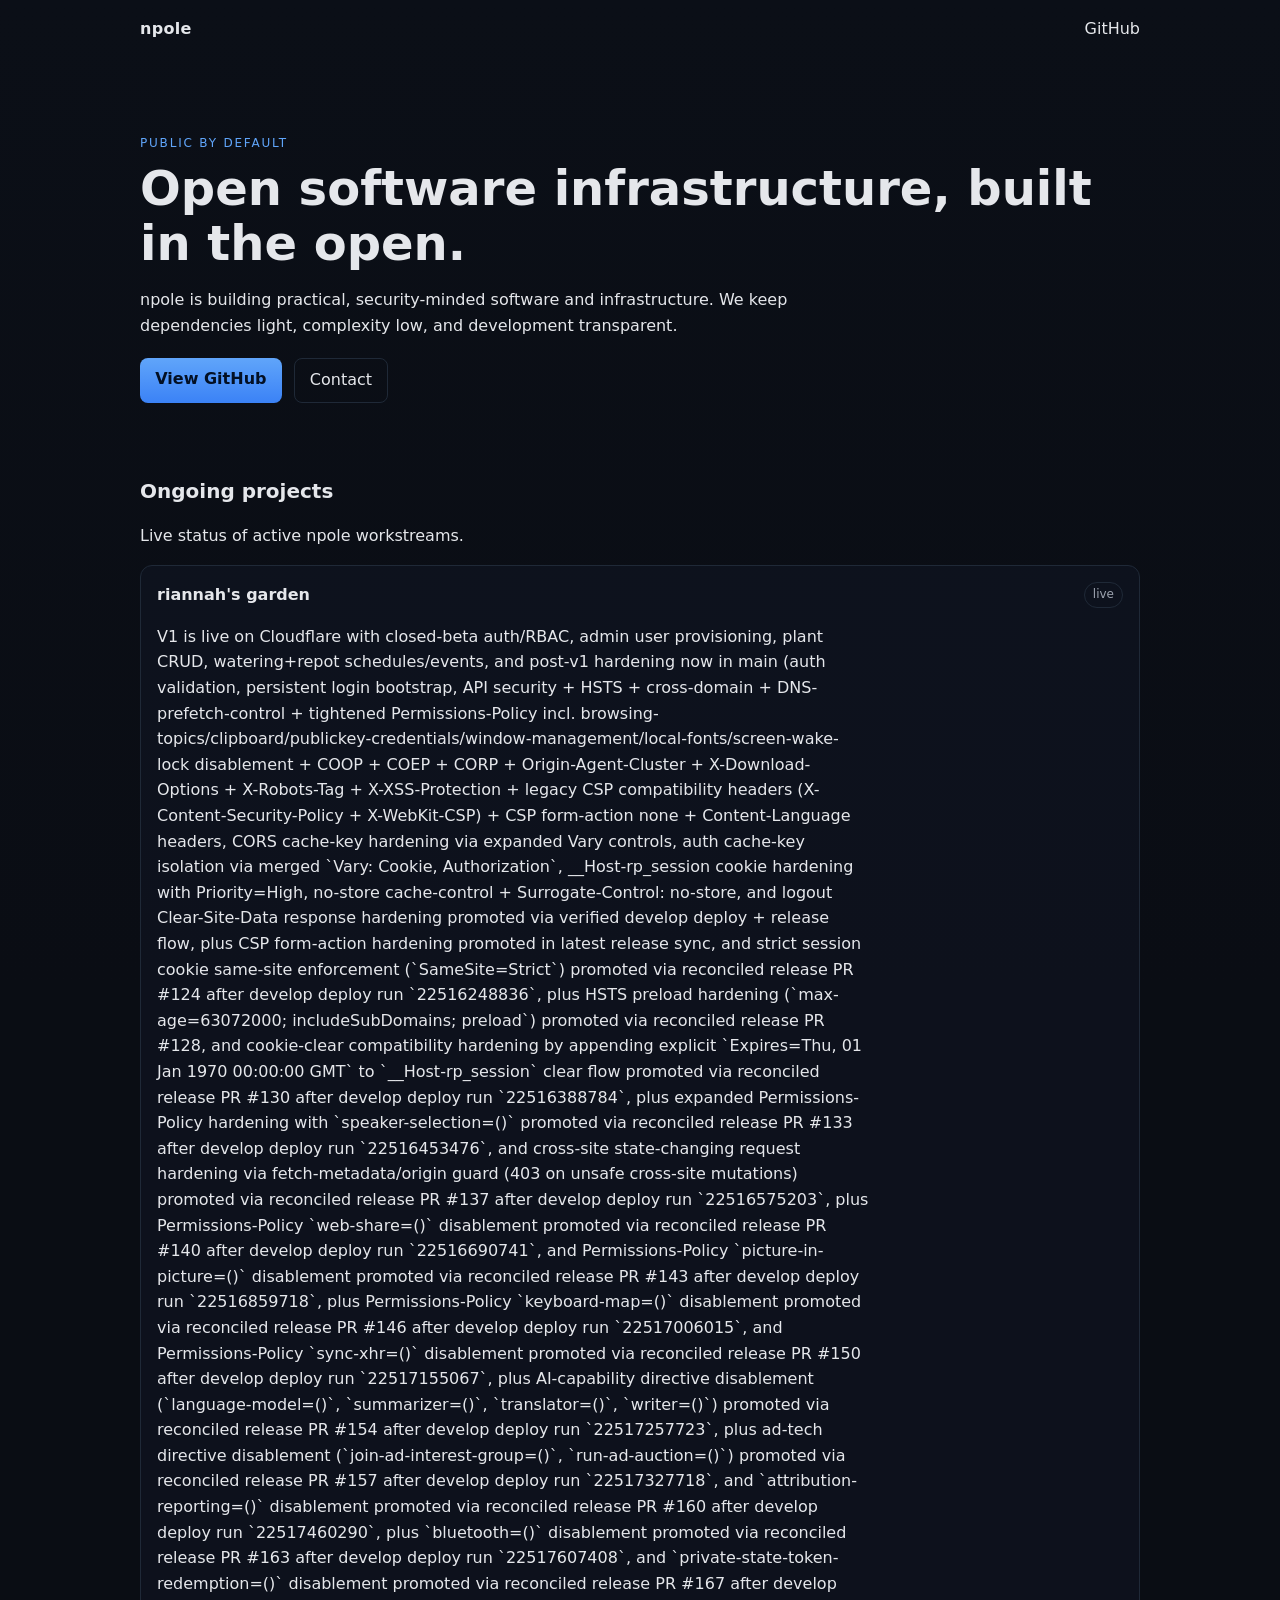
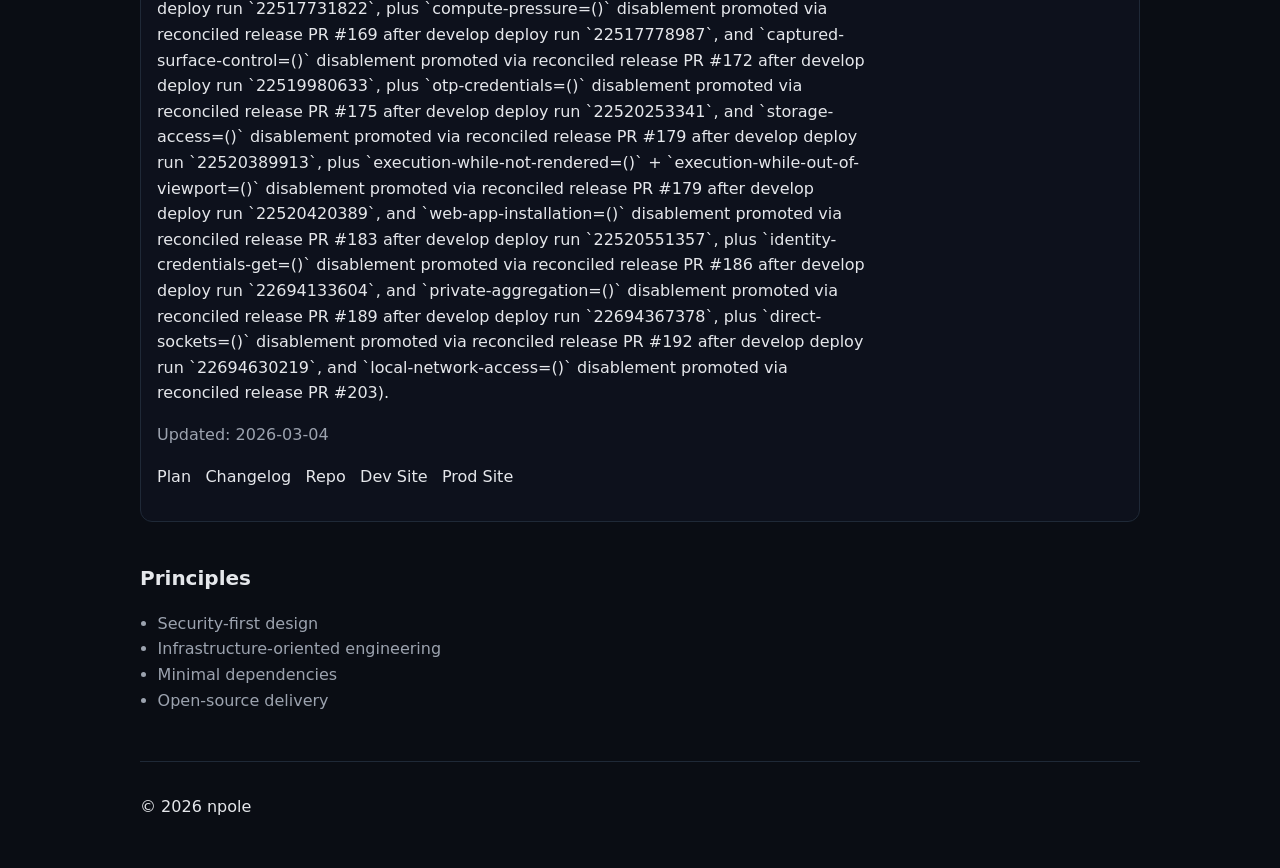
<file: index.html>
<!doctype html>
<html lang="en">
  <head>
    <meta charset="UTF-8" />
    <meta name="viewport" content="width=device-width, initial-scale=1.0" />
    <meta name="description" content="npole builds open-source software infrastructure." />
    <title>npole</title>
    <link rel="stylesheet" href="styles.css" />
  </head>
  <body>
    <header class="container">
      <nav>
        <a class="brand" href="#">npole</a>
        <a href="https://github.com/npole-org" target="_blank" rel="noreferrer">GitHub</a>
      </nav>
    </header>

    <main class="container">
      <section class="hero">
        <p class="eyebrow">public by default</p>
        <h1>Open software infrastructure, built in the open.</h1>
        <p>
          npole is building practical, security-minded software and infrastructure.
          We keep dependencies light, complexity low, and development transparent.
        </p>
        <div class="actions">
          <a class="btn primary" href="https://github.com/npole-org" target="_blank" rel="noreferrer">View GitHub</a>
          <a class="btn" href="mailto:hello@npole.org">Contact</a>
        </div>
      </section>


      <section>
        <h2>Ongoing projects</h2>
        <p>Live status of active npole workstreams.</p>
        <div id="projects-list" class="project-grid" aria-live="polite"></div>
      </section>

      <section>
        <h2>Principles</h2>
        <ul>
          <li>Security-first design</li>
          <li>Infrastructure-oriented engineering</li>
          <li>Minimal dependencies</li>
          <li>Open-source delivery</li>
        </ul>
      </section>
    </main>

    <footer class="container footer">
      <p>© <span id="year"></span> npole</p>
    </footer>

    <script src="script.js" defer></script>
  </body>
</html>
</file>
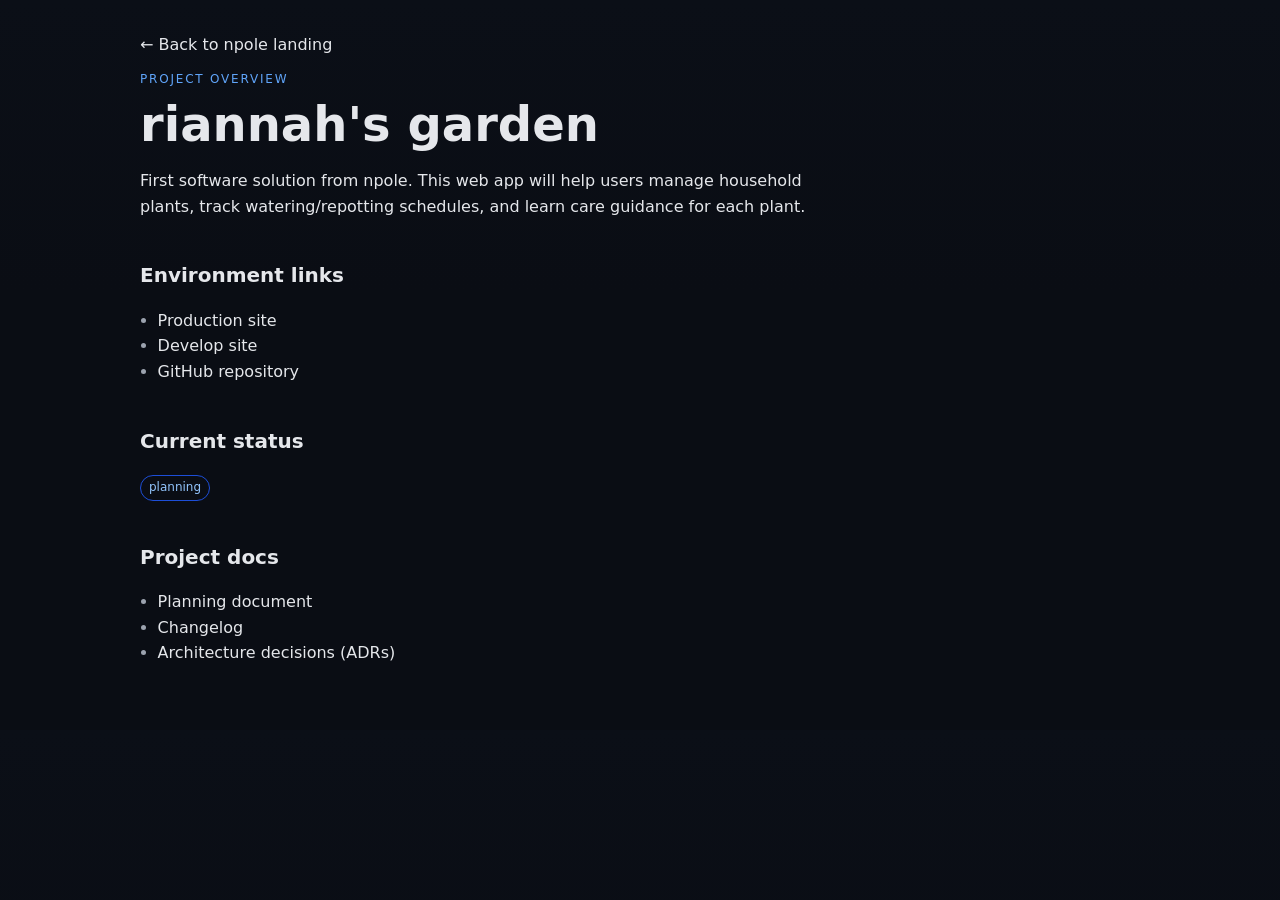
<file: projects/riannahs-plants/index.html>
<!doctype html>
<html lang="en">
  <head>
    <meta charset="UTF-8" />
    <meta name="viewport" content="width=device-width, initial-scale=1.0" />
    <title>riannah's garden · npole projects</title>
    <link rel="stylesheet" href="/styles.css" />
  </head>
  <body>
    <main class="container project-page">
      <a href="/">← Back to npole landing</a>
      <p class="eyebrow">project overview</p>
      <h1>riannah's garden</h1>
      <p>
        First software solution from npole. This web app will help users manage household plants,
        track watering/repotting schedules, and learn care guidance for each plant.
      </p>


      <section>
        <h2>Environment links</h2>
        <ul>
          <li><a href="https://riannahs-plants.pages.dev" target="_blank" rel="noreferrer">Production site</a></li>
          <li><a href="https://riannahs-plants-develop.pages.dev" target="_blank" rel="noreferrer">Develop site</a></li>
          <li><a href="https://github.com/npole-org/riannahs-plants" target="_blank" rel="noreferrer">GitHub repository</a></li>
        </ul>
      </section>

      <section>
        <h2>Current status</h2>
        <p><span class="status status-planning">planning</span></p>
      </section>

      <section>
        <h2>Project docs</h2>
        <ul>
          <li><a href="/projects/riannahs-plants/plan.html">Planning document</a></li>
          <li><a href="/projects/riannahs-plants/changelog.html">Changelog</a></li>
          <li><a href="/projects/riannahs-plants/adrs/ADR-0001-cloudflare-native-stack.md">Architecture decisions (ADRs)</a></li>
        </ul>
      </section>
    </main>
  </body>
</html>
</file>
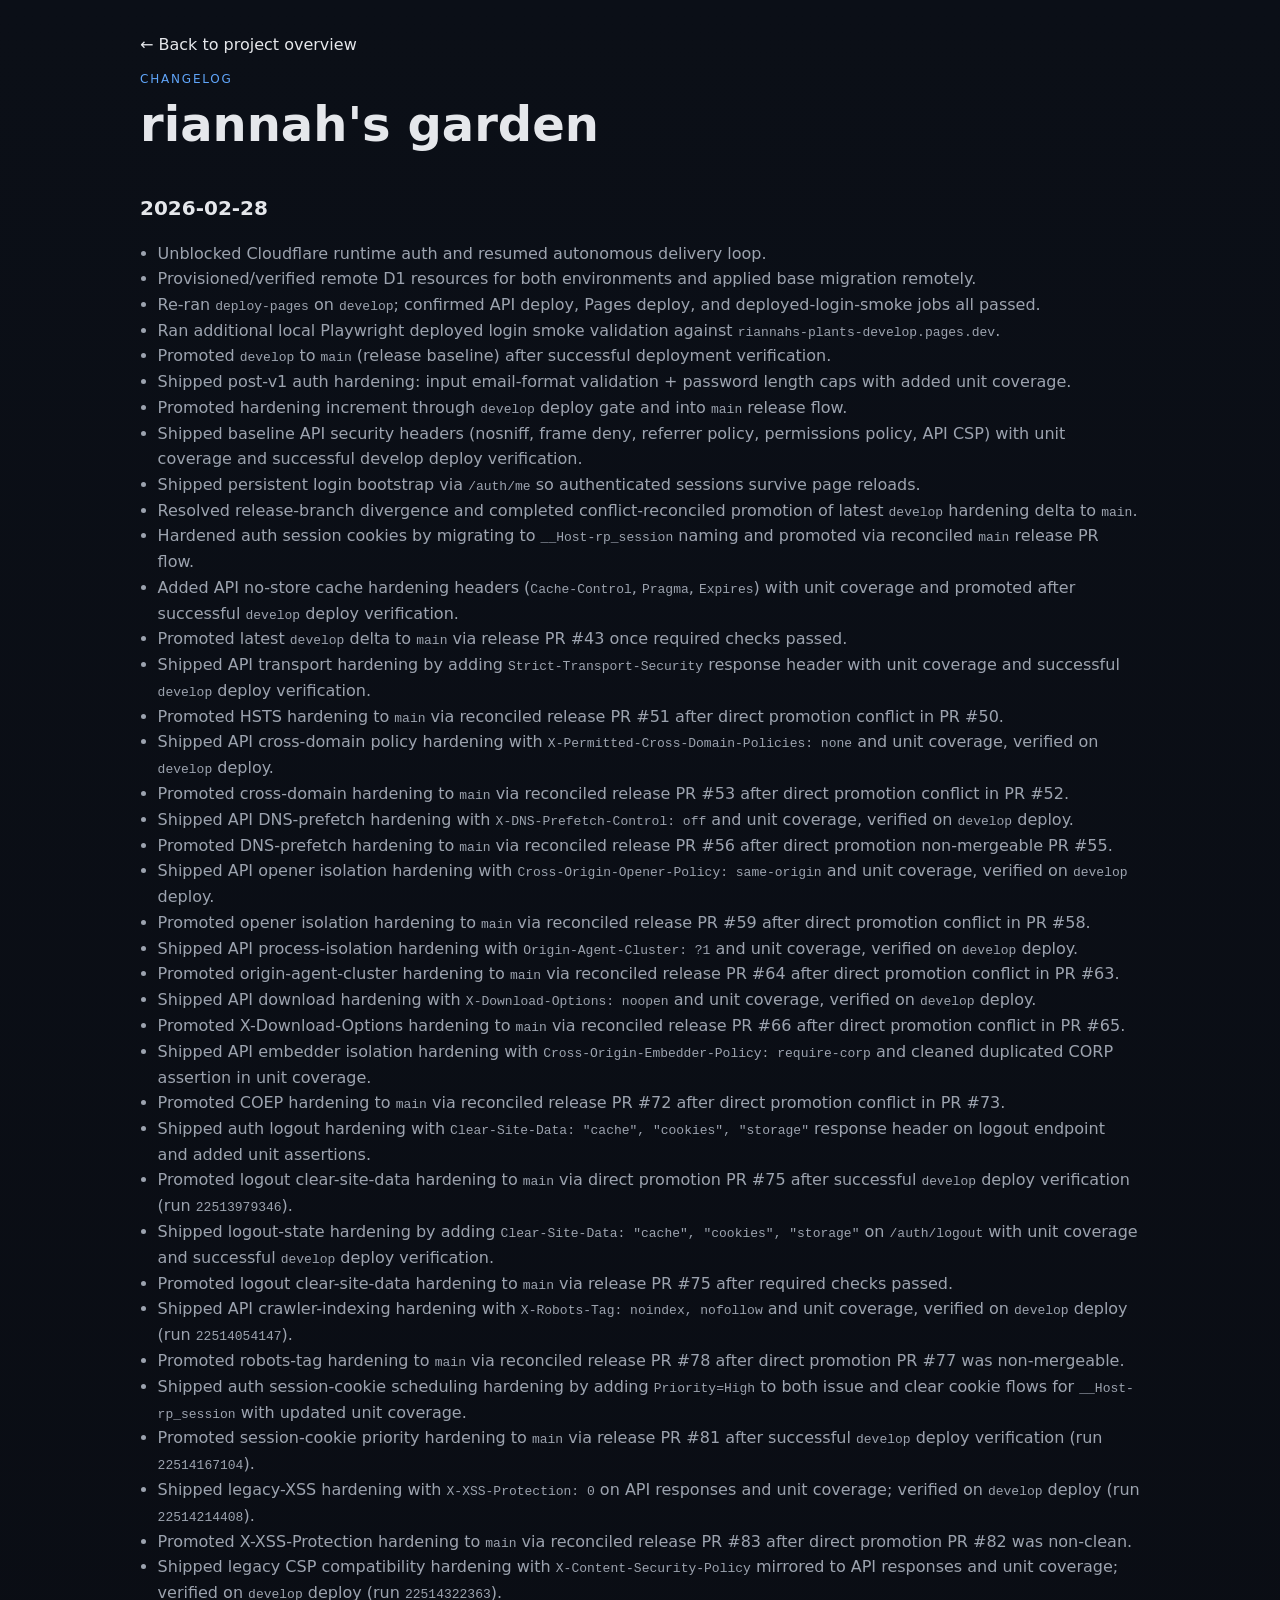
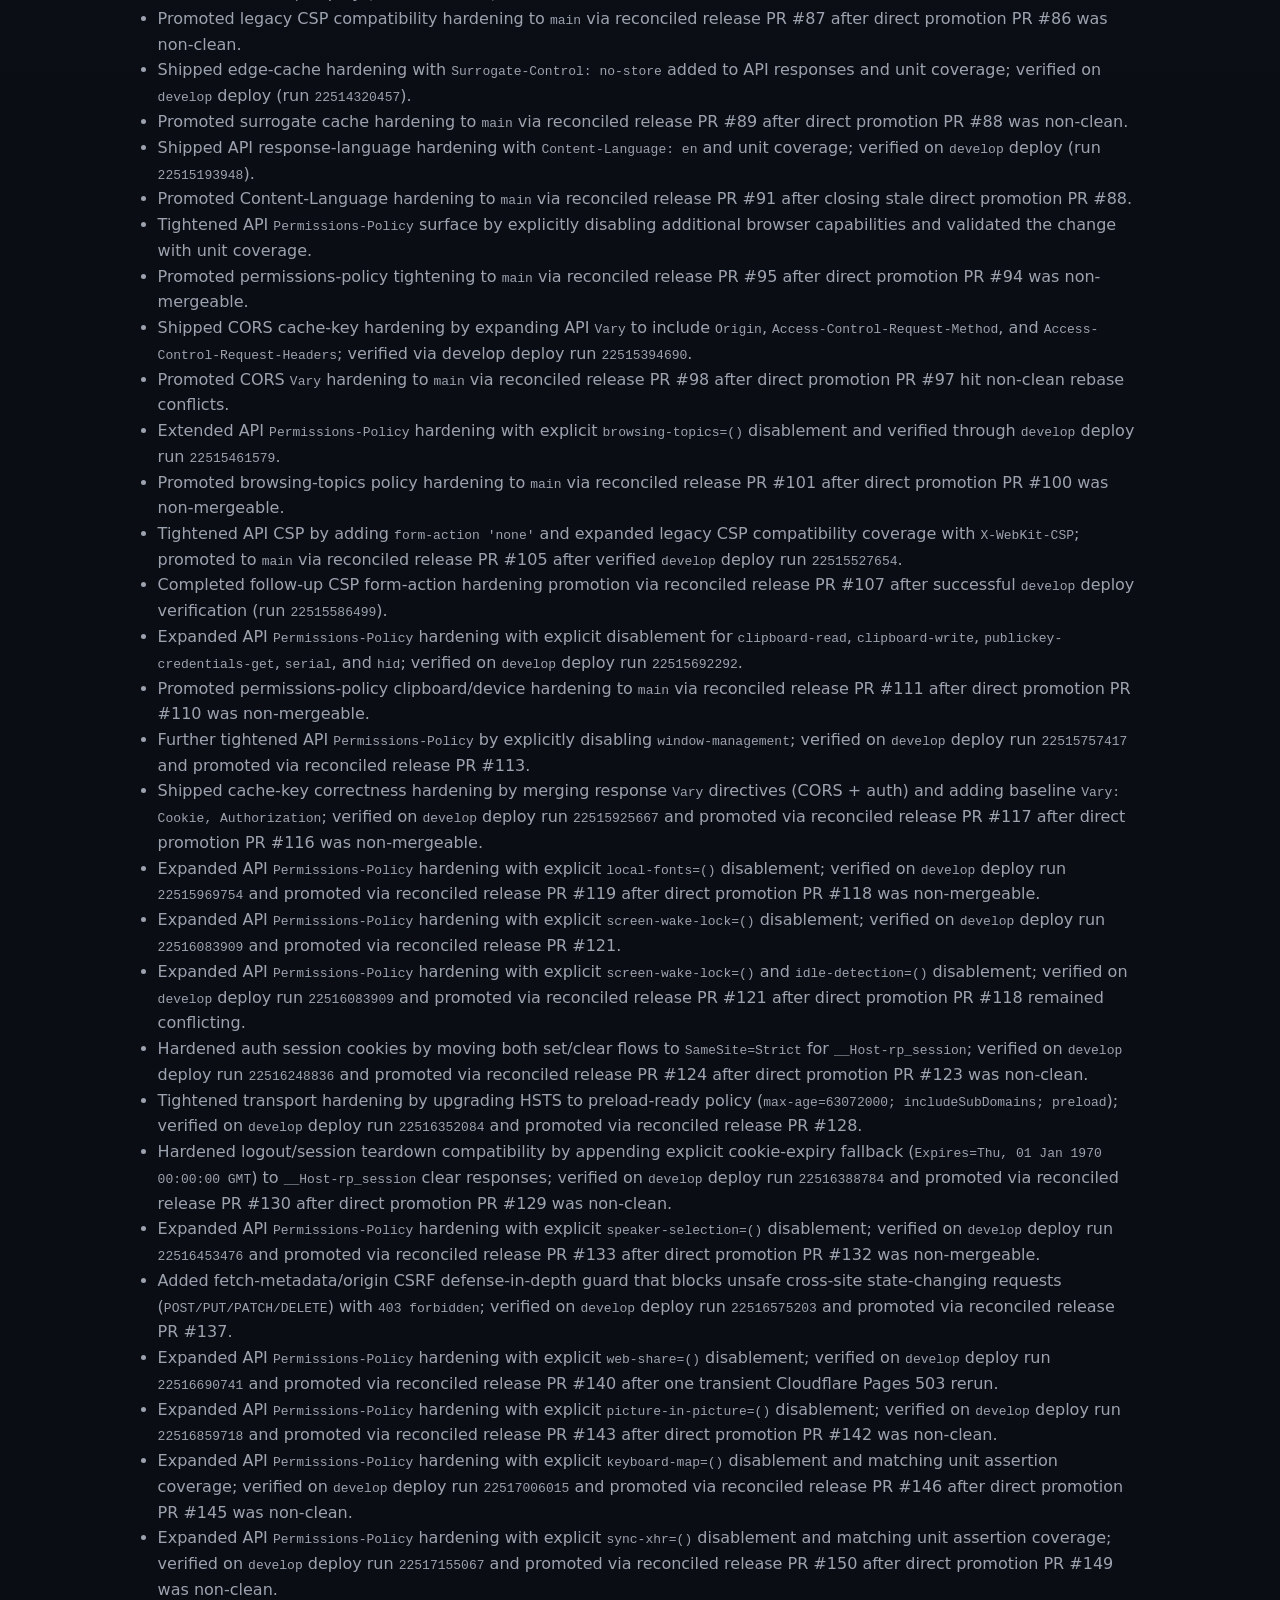
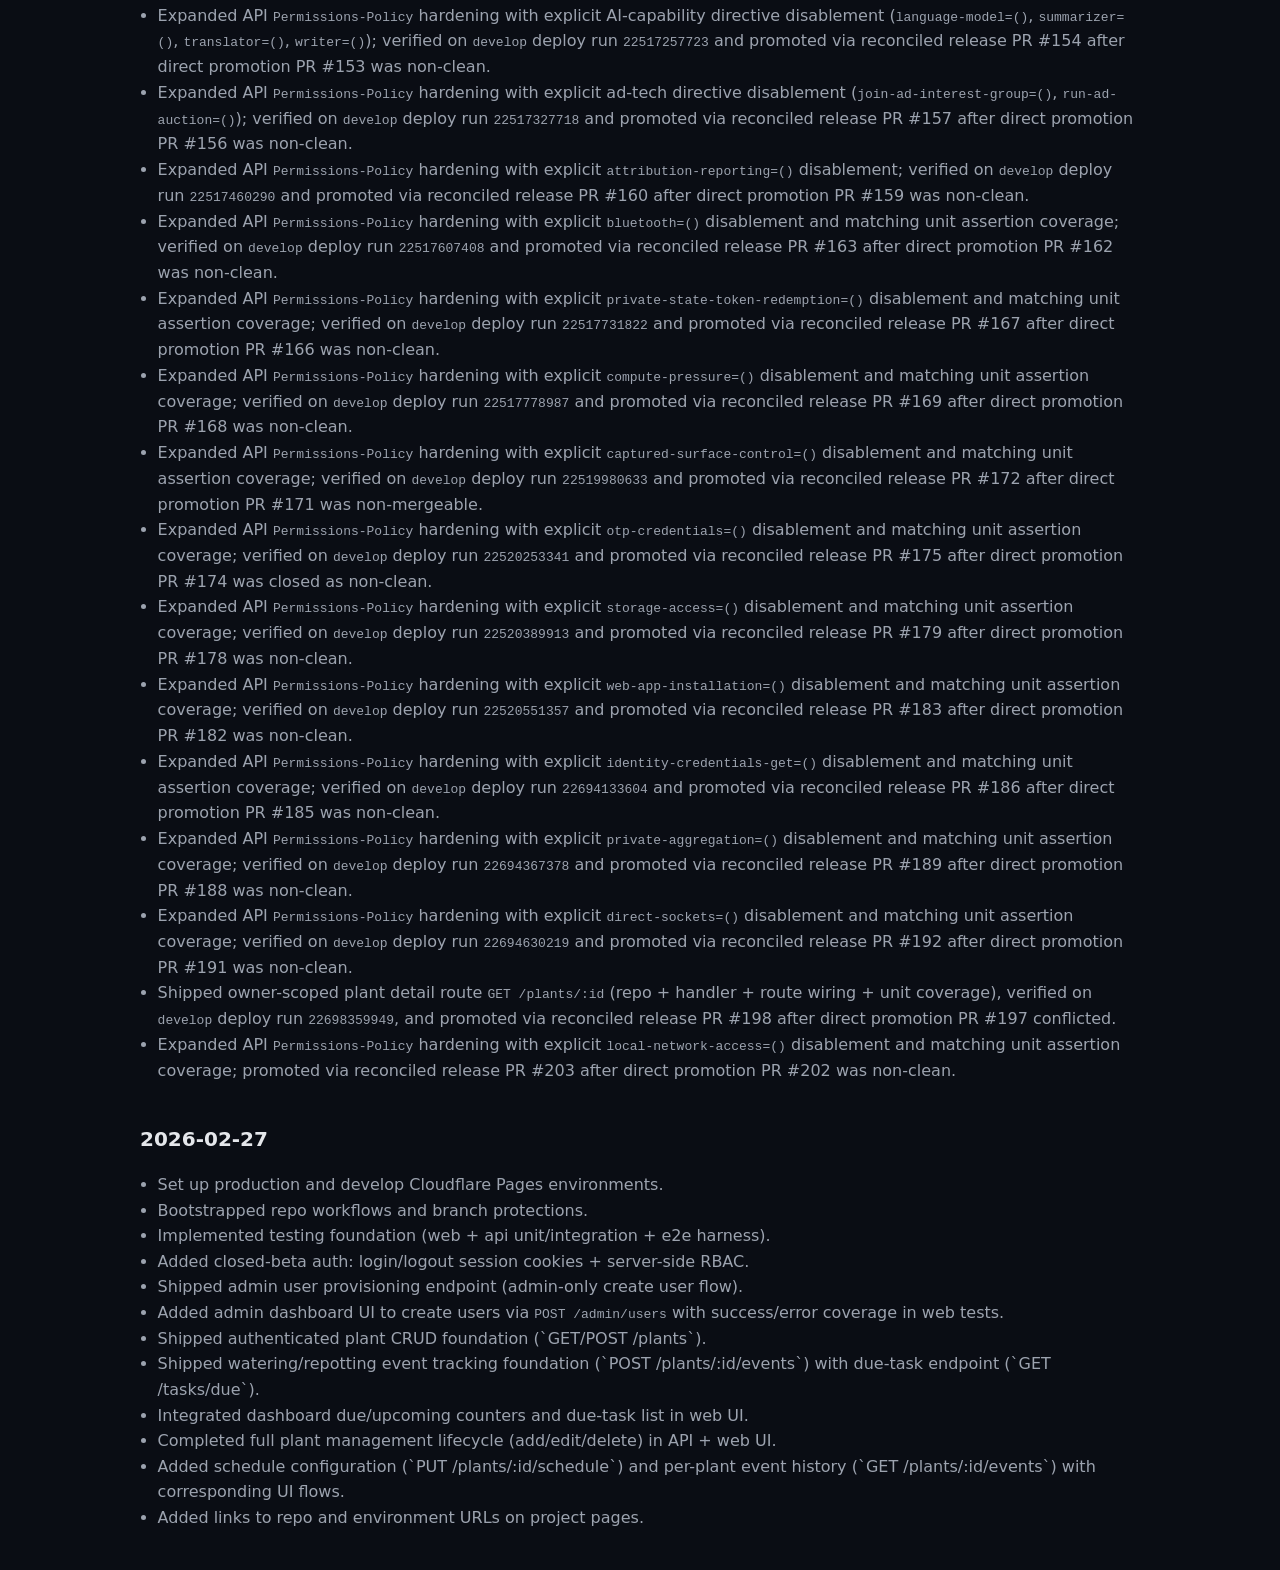
<file: projects/riannahs-plants/changelog.html>
<!doctype html>
<html lang="en">
  <head>
    <meta charset="UTF-8" />
    <meta name="viewport" content="width=device-width, initial-scale=1.0" />
    <title>riannah's garden changelog · npole</title>
    <link rel="stylesheet" href="/styles.css" />
  </head>
  <body>
    <main class="container project-page">
      <a href="/projects/riannahs-plants/">← Back to project overview</a>
      <p class="eyebrow">changelog</p>
      <h1>riannah's garden</h1>

      <section>
        <h2>2026-02-28</h2>
        <ul>
          <li>Unblocked Cloudflare runtime auth and resumed autonomous delivery loop.</li>
          <li>Provisioned/verified remote D1 resources for both environments and applied base migration remotely.</li>
          <li>Re-ran <code>deploy-pages</code> on <code>develop</code>; confirmed API deploy, Pages deploy, and deployed-login-smoke jobs all passed.</li>
          <li>Ran additional local Playwright deployed login smoke validation against <code>riannahs-plants-develop.pages.dev</code>.</li>
          <li>Promoted <code>develop</code> to <code>main</code> (release baseline) after successful deployment verification.</li>
          <li>Shipped post-v1 auth hardening: input email-format validation + password length caps with added unit coverage.</li>
          <li>Promoted hardening increment through <code>develop</code> deploy gate and into <code>main</code> release flow.</li>
          <li>Shipped baseline API security headers (nosniff, frame deny, referrer policy, permissions policy, API CSP) with unit coverage and successful develop deploy verification.</li>
          <li>Shipped persistent login bootstrap via <code>/auth/me</code> so authenticated sessions survive page reloads.</li>
          <li>Resolved release-branch divergence and completed conflict-reconciled promotion of latest <code>develop</code> hardening delta to <code>main</code>.</li>
          <li>Hardened auth session cookies by migrating to <code>__Host-rp_session</code> naming and promoted via reconciled <code>main</code> release PR flow.</li>
          <li>Added API no-store cache hardening headers (<code>Cache-Control</code>, <code>Pragma</code>, <code>Expires</code>) with unit coverage and promoted after successful <code>develop</code> deploy verification.</li>
          <li>Promoted latest <code>develop</code> delta to <code>main</code> via release PR #43 once required checks passed.</li>
          <li>Shipped API transport hardening by adding <code>Strict-Transport-Security</code> response header with unit coverage and successful <code>develop</code> deploy verification.</li>
          <li>Promoted HSTS hardening to <code>main</code> via reconciled release PR #51 after direct promotion conflict in PR #50.</li>
          <li>Shipped API cross-domain policy hardening with <code>X-Permitted-Cross-Domain-Policies: none</code> and unit coverage, verified on <code>develop</code> deploy.</li>
          <li>Promoted cross-domain hardening to <code>main</code> via reconciled release PR #53 after direct promotion conflict in PR #52.</li>
          <li>Shipped API DNS-prefetch hardening with <code>X-DNS-Prefetch-Control: off</code> and unit coverage, verified on <code>develop</code> deploy.</li>
          <li>Promoted DNS-prefetch hardening to <code>main</code> via reconciled release PR #56 after direct promotion non-mergeable PR #55.</li>
          <li>Shipped API opener isolation hardening with <code>Cross-Origin-Opener-Policy: same-origin</code> and unit coverage, verified on <code>develop</code> deploy.</li>
          <li>Promoted opener isolation hardening to <code>main</code> via reconciled release PR #59 after direct promotion conflict in PR #58.</li>
          <li>Shipped API process-isolation hardening with <code>Origin-Agent-Cluster: ?1</code> and unit coverage, verified on <code>develop</code> deploy.</li>
          <li>Promoted origin-agent-cluster hardening to <code>main</code> via reconciled release PR #64 after direct promotion conflict in PR #63.</li>
          <li>Shipped API download hardening with <code>X-Download-Options: noopen</code> and unit coverage, verified on <code>develop</code> deploy.</li>
          <li>Promoted X-Download-Options hardening to <code>main</code> via reconciled release PR #66 after direct promotion conflict in PR #65.</li>
          <li>Shipped API embedder isolation hardening with <code>Cross-Origin-Embedder-Policy: require-corp</code> and cleaned duplicated CORP assertion in unit coverage.</li>
          <li>Promoted COEP hardening to <code>main</code> via reconciled release PR #72 after direct promotion conflict in PR #73.</li>
          <li>Shipped auth logout hardening with <code>Clear-Site-Data: "cache", "cookies", "storage"</code> response header on logout endpoint and added unit assertions.</li>
          <li>Promoted logout clear-site-data hardening to <code>main</code> via direct promotion PR #75 after successful <code>develop</code> deploy verification (run <code>22513979346</code>).</li>
          <li>Shipped logout-state hardening by adding <code>Clear-Site-Data: "cache", "cookies", "storage"</code> on <code>/auth/logout</code> with unit coverage and successful <code>develop</code> deploy verification.</li>
          <li>Promoted logout clear-site-data hardening to <code>main</code> via release PR #75 after required checks passed.</li>
          <li>Shipped API crawler-indexing hardening with <code>X-Robots-Tag: noindex, nofollow</code> and unit coverage, verified on <code>develop</code> deploy (run <code>22514054147</code>).</li>
          <li>Promoted robots-tag hardening to <code>main</code> via reconciled release PR #78 after direct promotion PR #77 was non-mergeable.</li>
          <li>Shipped auth session-cookie scheduling hardening by adding <code>Priority=High</code> to both issue and clear cookie flows for <code>__Host-rp_session</code> with updated unit coverage.</li>
          <li>Promoted session-cookie priority hardening to <code>main</code> via release PR #81 after successful <code>develop</code> deploy verification (run <code>22514167104</code>).</li>
          <li>Shipped legacy-XSS hardening with <code>X-XSS-Protection: 0</code> on API responses and unit coverage; verified on <code>develop</code> deploy (run <code>22514214408</code>).</li>
          <li>Promoted X-XSS-Protection hardening to <code>main</code> via reconciled release PR #83 after direct promotion PR #82 was non-clean.</li>
          <li>Shipped legacy CSP compatibility hardening with <code>X-Content-Security-Policy</code> mirrored to API responses and unit coverage; verified on <code>develop</code> deploy (run <code>22514322363</code>).</li>
          <li>Promoted legacy CSP compatibility hardening to <code>main</code> via reconciled release PR #87 after direct promotion PR #86 was non-clean.</li>
          <li>Shipped edge-cache hardening with <code>Surrogate-Control: no-store</code> added to API responses and unit coverage; verified on <code>develop</code> deploy (run <code>22514320457</code>).</li>
          <li>Promoted surrogate cache hardening to <code>main</code> via reconciled release PR #89 after direct promotion PR #88 was non-clean.</li>
          <li>Shipped API response-language hardening with <code>Content-Language: en</code> and unit coverage; verified on <code>develop</code> deploy (run <code>22515193948</code>).</li>
          <li>Promoted Content-Language hardening to <code>main</code> via reconciled release PR #91 after closing stale direct promotion PR #88.</li>
          <li>Tightened API <code>Permissions-Policy</code> surface by explicitly disabling additional browser capabilities and validated the change with unit coverage.</li>
          <li>Promoted permissions-policy tightening to <code>main</code> via reconciled release PR #95 after direct promotion PR #94 was non-mergeable.</li>
          <li>Shipped CORS cache-key hardening by expanding API <code>Vary</code> to include <code>Origin</code>, <code>Access-Control-Request-Method</code>, and <code>Access-Control-Request-Headers</code>; verified via develop deploy run <code>22515394690</code>.</li>
          <li>Promoted CORS <code>Vary</code> hardening to <code>main</code> via reconciled release PR #98 after direct promotion PR #97 hit non-clean rebase conflicts.</li>
          <li>Extended API <code>Permissions-Policy</code> hardening with explicit <code>browsing-topics=()</code> disablement and verified through <code>develop</code> deploy run <code>22515461579</code>.</li>
          <li>Promoted browsing-topics policy hardening to <code>main</code> via reconciled release PR #101 after direct promotion PR #100 was non-mergeable.</li>
          <li>Tightened API CSP by adding <code>form-action 'none'</code> and expanded legacy CSP compatibility coverage with <code>X-WebKit-CSP</code>; promoted to <code>main</code> via reconciled release PR #105 after verified <code>develop</code> deploy run <code>22515527654</code>.</li>
          <li>Completed follow-up CSP form-action hardening promotion via reconciled release PR #107 after successful <code>develop</code> deploy verification (run <code>22515586499</code>).</li>
          <li>Expanded API <code>Permissions-Policy</code> hardening with explicit disablement for <code>clipboard-read</code>, <code>clipboard-write</code>, <code>publickey-credentials-get</code>, <code>serial</code>, and <code>hid</code>; verified on <code>develop</code> deploy run <code>22515692292</code>.</li>
          <li>Promoted permissions-policy clipboard/device hardening to <code>main</code> via reconciled release PR #111 after direct promotion PR #110 was non-mergeable.</li>
          <li>Further tightened API <code>Permissions-Policy</code> by explicitly disabling <code>window-management</code>; verified on <code>develop</code> deploy run <code>22515757417</code> and promoted via reconciled release PR #113.</li>
          <li>Shipped cache-key correctness hardening by merging response <code>Vary</code> directives (CORS + auth) and adding baseline <code>Vary: Cookie, Authorization</code>; verified on <code>develop</code> deploy run <code>22515925667</code> and promoted via reconciled release PR #117 after direct promotion PR #116 was non-mergeable.</li>
          <li>Expanded API <code>Permissions-Policy</code> hardening with explicit <code>local-fonts=()</code> disablement; verified on <code>develop</code> deploy run <code>22515969754</code> and promoted via reconciled release PR #119 after direct promotion PR #118 was non-mergeable.</li>
          <li>Expanded API <code>Permissions-Policy</code> hardening with explicit <code>screen-wake-lock=()</code> disablement; verified on <code>develop</code> deploy run <code>22516083909</code> and promoted via reconciled release PR #121.</li>
          <li>Expanded API <code>Permissions-Policy</code> hardening with explicit <code>screen-wake-lock=()</code> and <code>idle-detection=()</code> disablement; verified on <code>develop</code> deploy run <code>22516083909</code> and promoted via reconciled release PR #121 after direct promotion PR #118 remained conflicting.</li>
          <li>Hardened auth session cookies by moving both set/clear flows to <code>SameSite=Strict</code> for <code>__Host-rp_session</code>; verified on <code>develop</code> deploy run <code>22516248836</code> and promoted via reconciled release PR #124 after direct promotion PR #123 was non-clean.</li>
          <li>Tightened transport hardening by upgrading HSTS to preload-ready policy (<code>max-age=63072000; includeSubDomains; preload</code>); verified on <code>develop</code> deploy run <code>22516352084</code> and promoted via reconciled release PR #128.</li>
          <li>Hardened logout/session teardown compatibility by appending explicit cookie-expiry fallback (<code>Expires=Thu, 01 Jan 1970 00:00:00 GMT</code>) to <code>__Host-rp_session</code> clear responses; verified on <code>develop</code> deploy run <code>22516388784</code> and promoted via reconciled release PR #130 after direct promotion PR #129 was non-clean.</li>
          <li>Expanded API <code>Permissions-Policy</code> hardening with explicit <code>speaker-selection=()</code> disablement; verified on <code>develop</code> deploy run <code>22516453476</code> and promoted via reconciled release PR #133 after direct promotion PR #132 was non-mergeable.</li>
          <li>Added fetch-metadata/origin CSRF defense-in-depth guard that blocks unsafe cross-site state-changing requests (<code>POST/PUT/PATCH/DELETE</code>) with <code>403 forbidden</code>; verified on <code>develop</code> deploy run <code>22516575203</code> and promoted via reconciled release PR #137.</li>
          <li>Expanded API <code>Permissions-Policy</code> hardening with explicit <code>web-share=()</code> disablement; verified on <code>develop</code> deploy run <code>22516690741</code> and promoted via reconciled release PR #140 after one transient Cloudflare Pages 503 rerun.</li>
          <li>Expanded API <code>Permissions-Policy</code> hardening with explicit <code>picture-in-picture=()</code> disablement; verified on <code>develop</code> deploy run <code>22516859718</code> and promoted via reconciled release PR #143 after direct promotion PR #142 was non-clean.</li>
          <li>Expanded API <code>Permissions-Policy</code> hardening with explicit <code>keyboard-map=()</code> disablement and matching unit assertion coverage; verified on <code>develop</code> deploy run <code>22517006015</code> and promoted via reconciled release PR #146 after direct promotion PR #145 was non-clean.</li>
          <li>Expanded API <code>Permissions-Policy</code> hardening with explicit <code>sync-xhr=()</code> disablement and matching unit assertion coverage; verified on <code>develop</code> deploy run <code>22517155067</code> and promoted via reconciled release PR #150 after direct promotion PR #149 was non-clean.</li>
          <li>Expanded API <code>Permissions-Policy</code> hardening with explicit AI-capability directive disablement (<code>language-model=()</code>, <code>summarizer=()</code>, <code>translator=()</code>, <code>writer=()</code>); verified on <code>develop</code> deploy run <code>22517257723</code> and promoted via reconciled release PR #154 after direct promotion PR #153 was non-clean.</li>
          <li>Expanded API <code>Permissions-Policy</code> hardening with explicit ad-tech directive disablement (<code>join-ad-interest-group=()</code>, <code>run-ad-auction=()</code>); verified on <code>develop</code> deploy run <code>22517327718</code> and promoted via reconciled release PR #157 after direct promotion PR #156 was non-clean.</li>
          <li>Expanded API <code>Permissions-Policy</code> hardening with explicit <code>attribution-reporting=()</code> disablement; verified on <code>develop</code> deploy run <code>22517460290</code> and promoted via reconciled release PR #160 after direct promotion PR #159 was non-clean.</li>
          <li>Expanded API <code>Permissions-Policy</code> hardening with explicit <code>bluetooth=()</code> disablement and matching unit assertion coverage; verified on <code>develop</code> deploy run <code>22517607408</code> and promoted via reconciled release PR #163 after direct promotion PR #162 was non-clean.</li>
          <li>Expanded API <code>Permissions-Policy</code> hardening with explicit <code>private-state-token-redemption=()</code> disablement and matching unit assertion coverage; verified on <code>develop</code> deploy run <code>22517731822</code> and promoted via reconciled release PR #167 after direct promotion PR #166 was non-clean.</li>
          <li>Expanded API <code>Permissions-Policy</code> hardening with explicit <code>compute-pressure=()</code> disablement and matching unit assertion coverage; verified on <code>develop</code> deploy run <code>22517778987</code> and promoted via reconciled release PR #169 after direct promotion PR #168 was non-clean.</li>
          <li>Expanded API <code>Permissions-Policy</code> hardening with explicit <code>captured-surface-control=()</code> disablement and matching unit assertion coverage; verified on <code>develop</code> deploy run <code>22519980633</code> and promoted via reconciled release PR #172 after direct promotion PR #171 was non-mergeable.</li>
          <li>Expanded API <code>Permissions-Policy</code> hardening with explicit <code>otp-credentials=()</code> disablement and matching unit assertion coverage; verified on <code>develop</code> deploy run <code>22520253341</code> and promoted via reconciled release PR #175 after direct promotion PR #174 was closed as non-clean.</li>
          <li>Expanded API <code>Permissions-Policy</code> hardening with explicit <code>storage-access=()</code> disablement and matching unit assertion coverage; verified on <code>develop</code> deploy run <code>22520389913</code> and promoted via reconciled release PR #179 after direct promotion PR #178 was non-clean.</li>
          <li>Expanded API <code>Permissions-Policy</code> hardening with explicit <code>web-app-installation=()</code> disablement and matching unit assertion coverage; verified on <code>develop</code> deploy run <code>22520551357</code> and promoted via reconciled release PR #183 after direct promotion PR #182 was non-clean.</li>
          <li>Expanded API <code>Permissions-Policy</code> hardening with explicit <code>identity-credentials-get=()</code> disablement and matching unit assertion coverage; verified on <code>develop</code> deploy run <code>22694133604</code> and promoted via reconciled release PR #186 after direct promotion PR #185 was non-clean.</li>
          <li>Expanded API <code>Permissions-Policy</code> hardening with explicit <code>private-aggregation=()</code> disablement and matching unit assertion coverage; verified on <code>develop</code> deploy run <code>22694367378</code> and promoted via reconciled release PR #189 after direct promotion PR #188 was non-clean.</li>
          <li>Expanded API <code>Permissions-Policy</code> hardening with explicit <code>direct-sockets=()</code> disablement and matching unit assertion coverage; verified on <code>develop</code> deploy run <code>22694630219</code> and promoted via reconciled release PR #192 after direct promotion PR #191 was non-clean.</li>
          <li>Shipped owner-scoped plant detail route <code>GET /plants/:id</code> (repo + handler + route wiring + unit coverage), verified on <code>develop</code> deploy run <code>22698359949</code>, and promoted via reconciled release PR #198 after direct promotion PR #197 conflicted.</li>
          <li>Expanded API <code>Permissions-Policy</code> hardening with explicit <code>local-network-access=()</code> disablement and matching unit assertion coverage; promoted via reconciled release PR #203 after direct promotion PR #202 was non-clean.</li>
        </ul>
      </section>

      <section>
        <h2>2026-02-27</h2>
        <ul>
          <li>Set up production and develop Cloudflare Pages environments.</li>
          <li>Bootstrapped repo workflows and branch protections.</li>
          <li>Implemented testing foundation (web + api unit/integration + e2e harness).</li>
          <li>Added closed-beta auth: login/logout session cookies + server-side RBAC.</li>
          <li>Shipped admin user provisioning endpoint (admin-only create user flow).</li>
          <li>Added admin dashboard UI to create users via <code>POST /admin/users</code> with success/error coverage in web tests.</li>
          <li>Shipped authenticated plant CRUD foundation (`GET/POST /plants`).</li>
          <li>Shipped watering/repotting event tracking foundation (`POST /plants/:id/events`) with due-task endpoint (`GET /tasks/due`).</li>
          <li>Integrated dashboard due/upcoming counters and due-task list in web UI.</li>
          <li>Completed full plant management lifecycle (add/edit/delete) in API + web UI.</li>
          <li>Added schedule configuration (`PUT /plants/:id/schedule`) and per-plant event history (`GET /plants/:id/events`) with corresponding UI flows.</li>
          <li>Added links to repo and environment URLs on project pages.</li>
        </ul>
      </section>
    </main>
  </body>
</html>
</file>
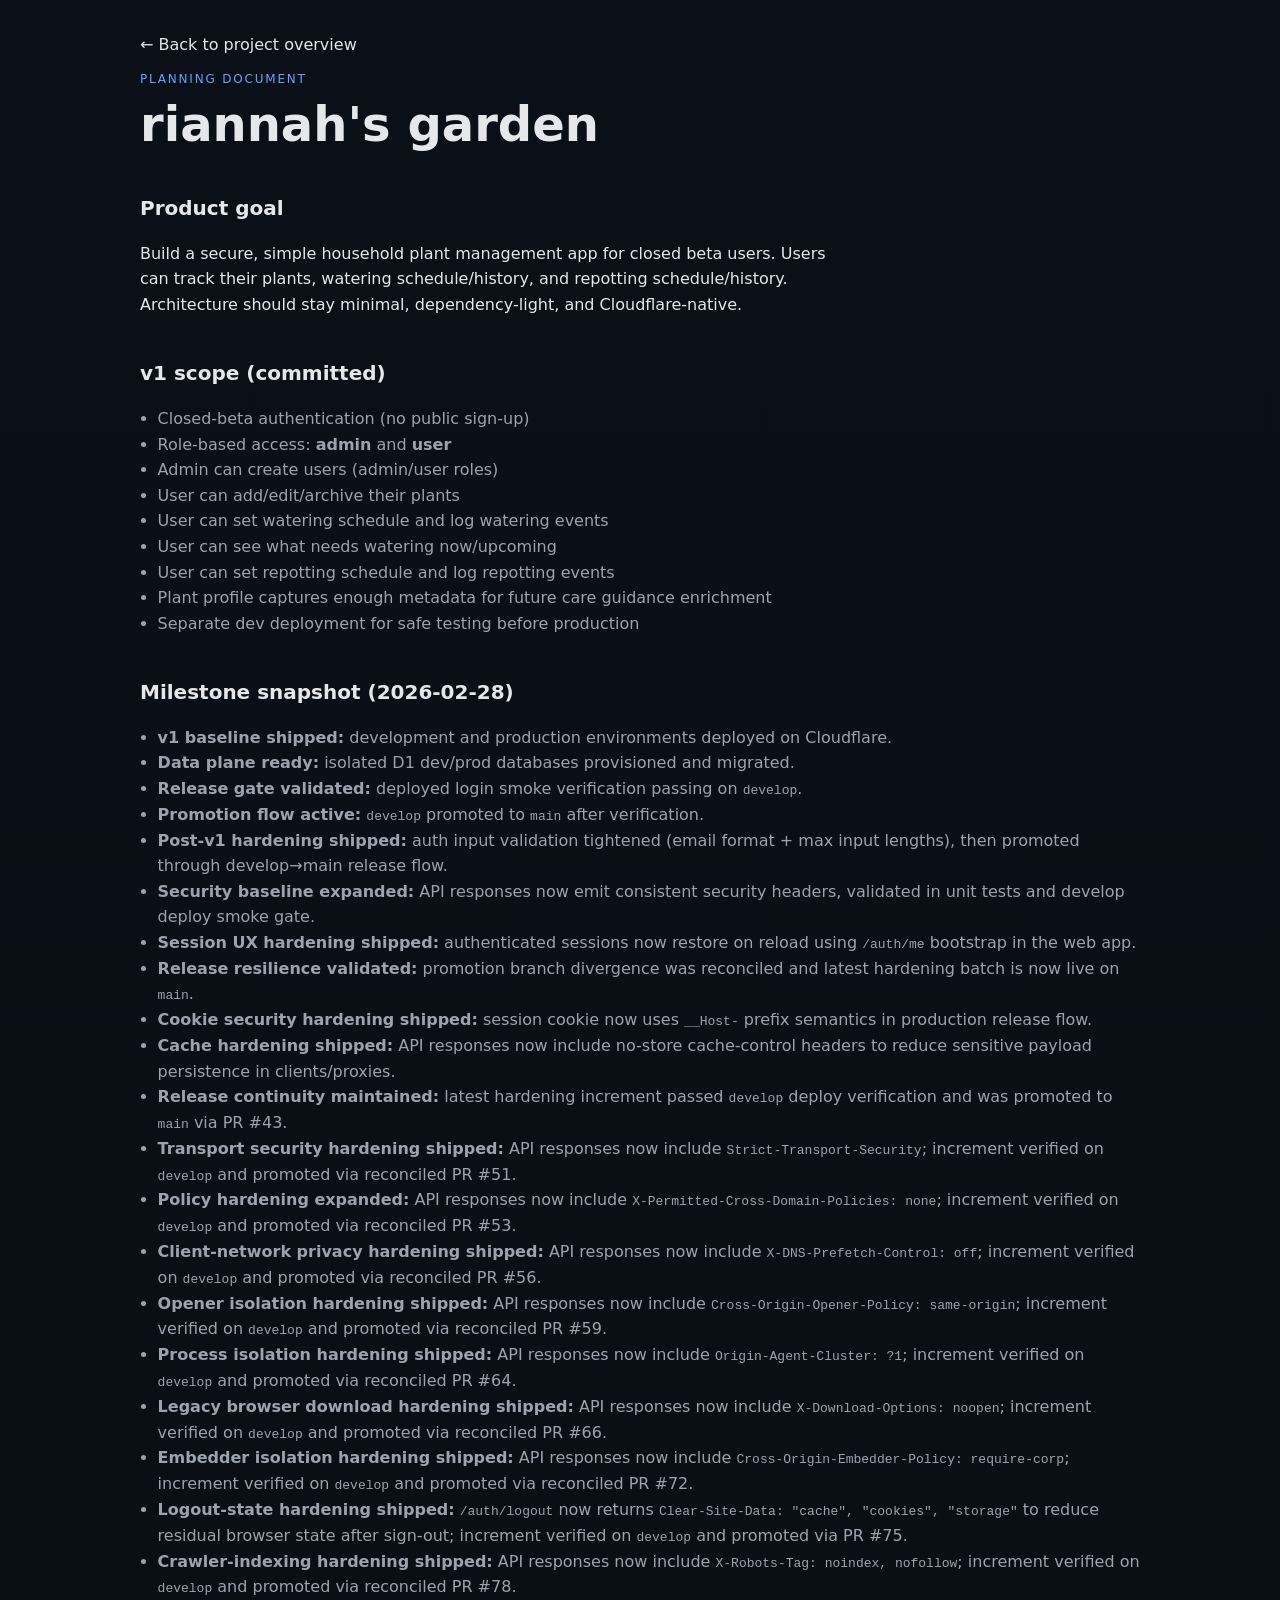
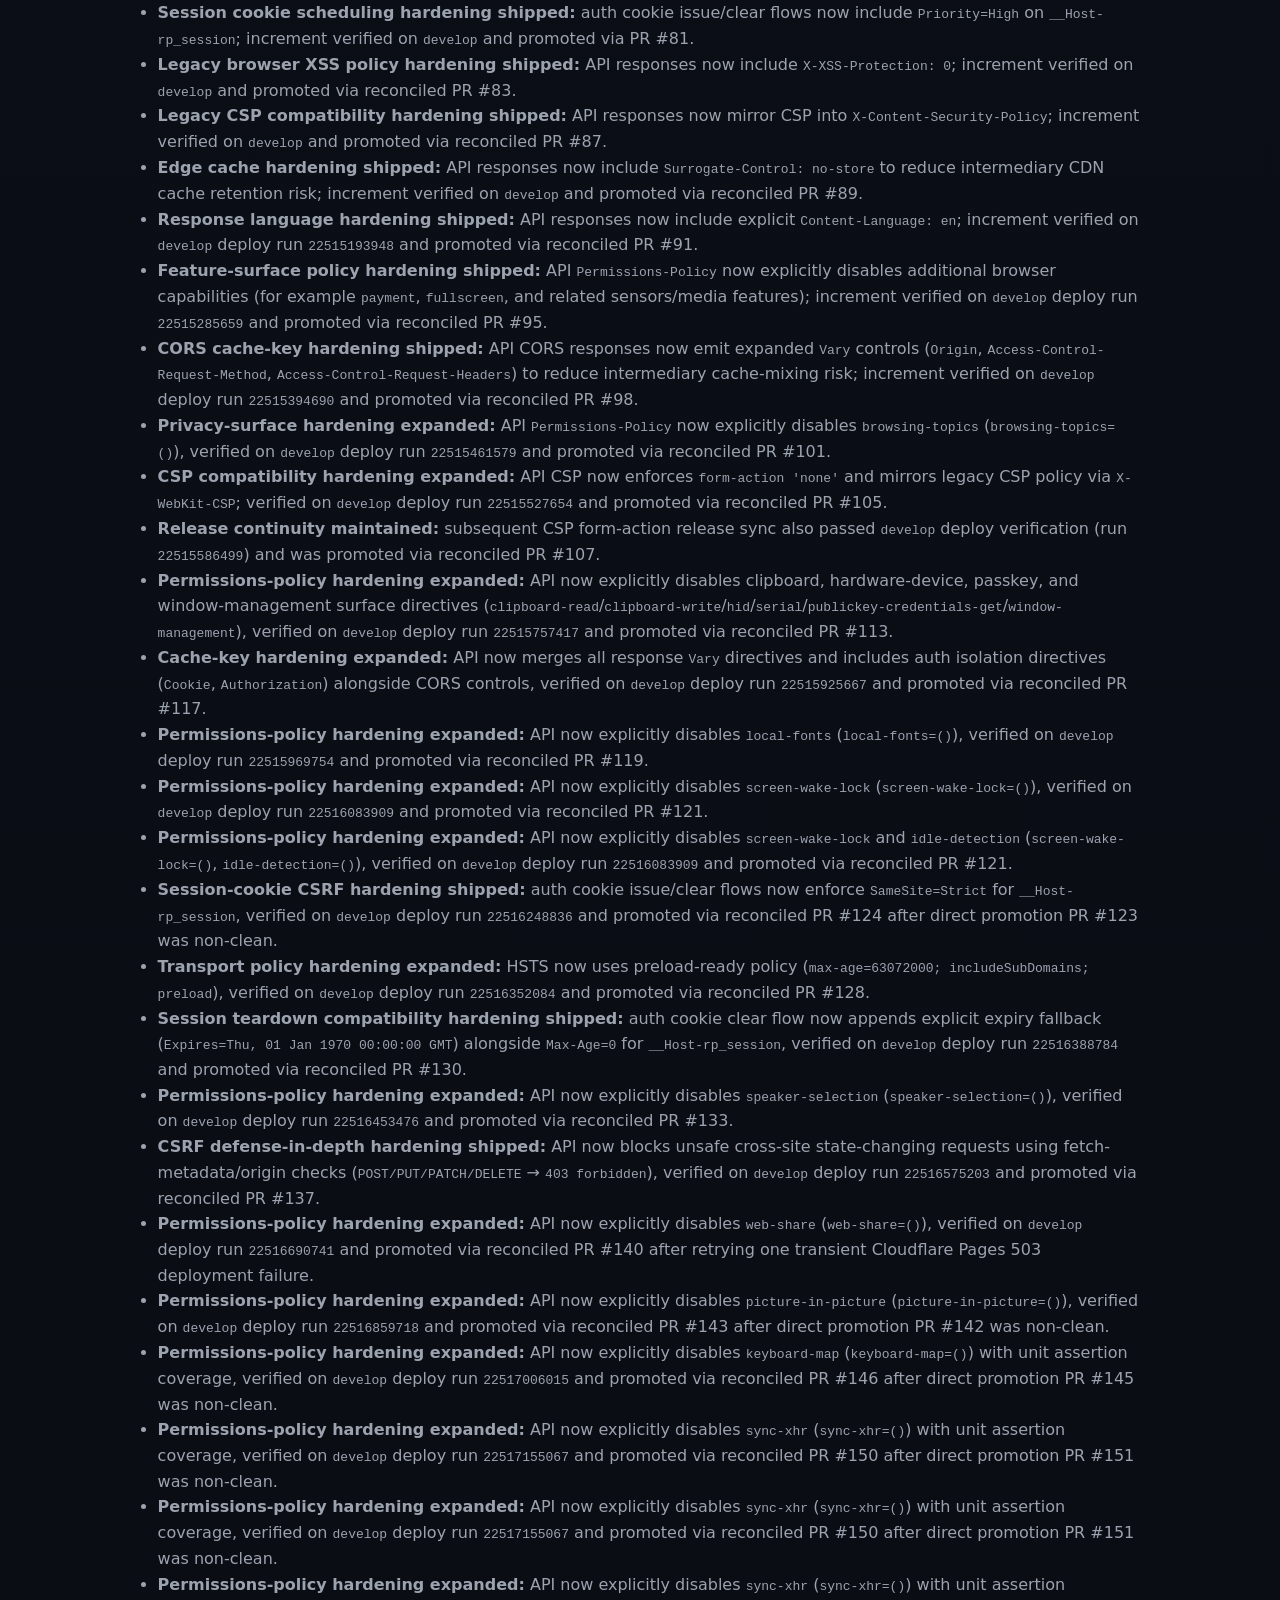
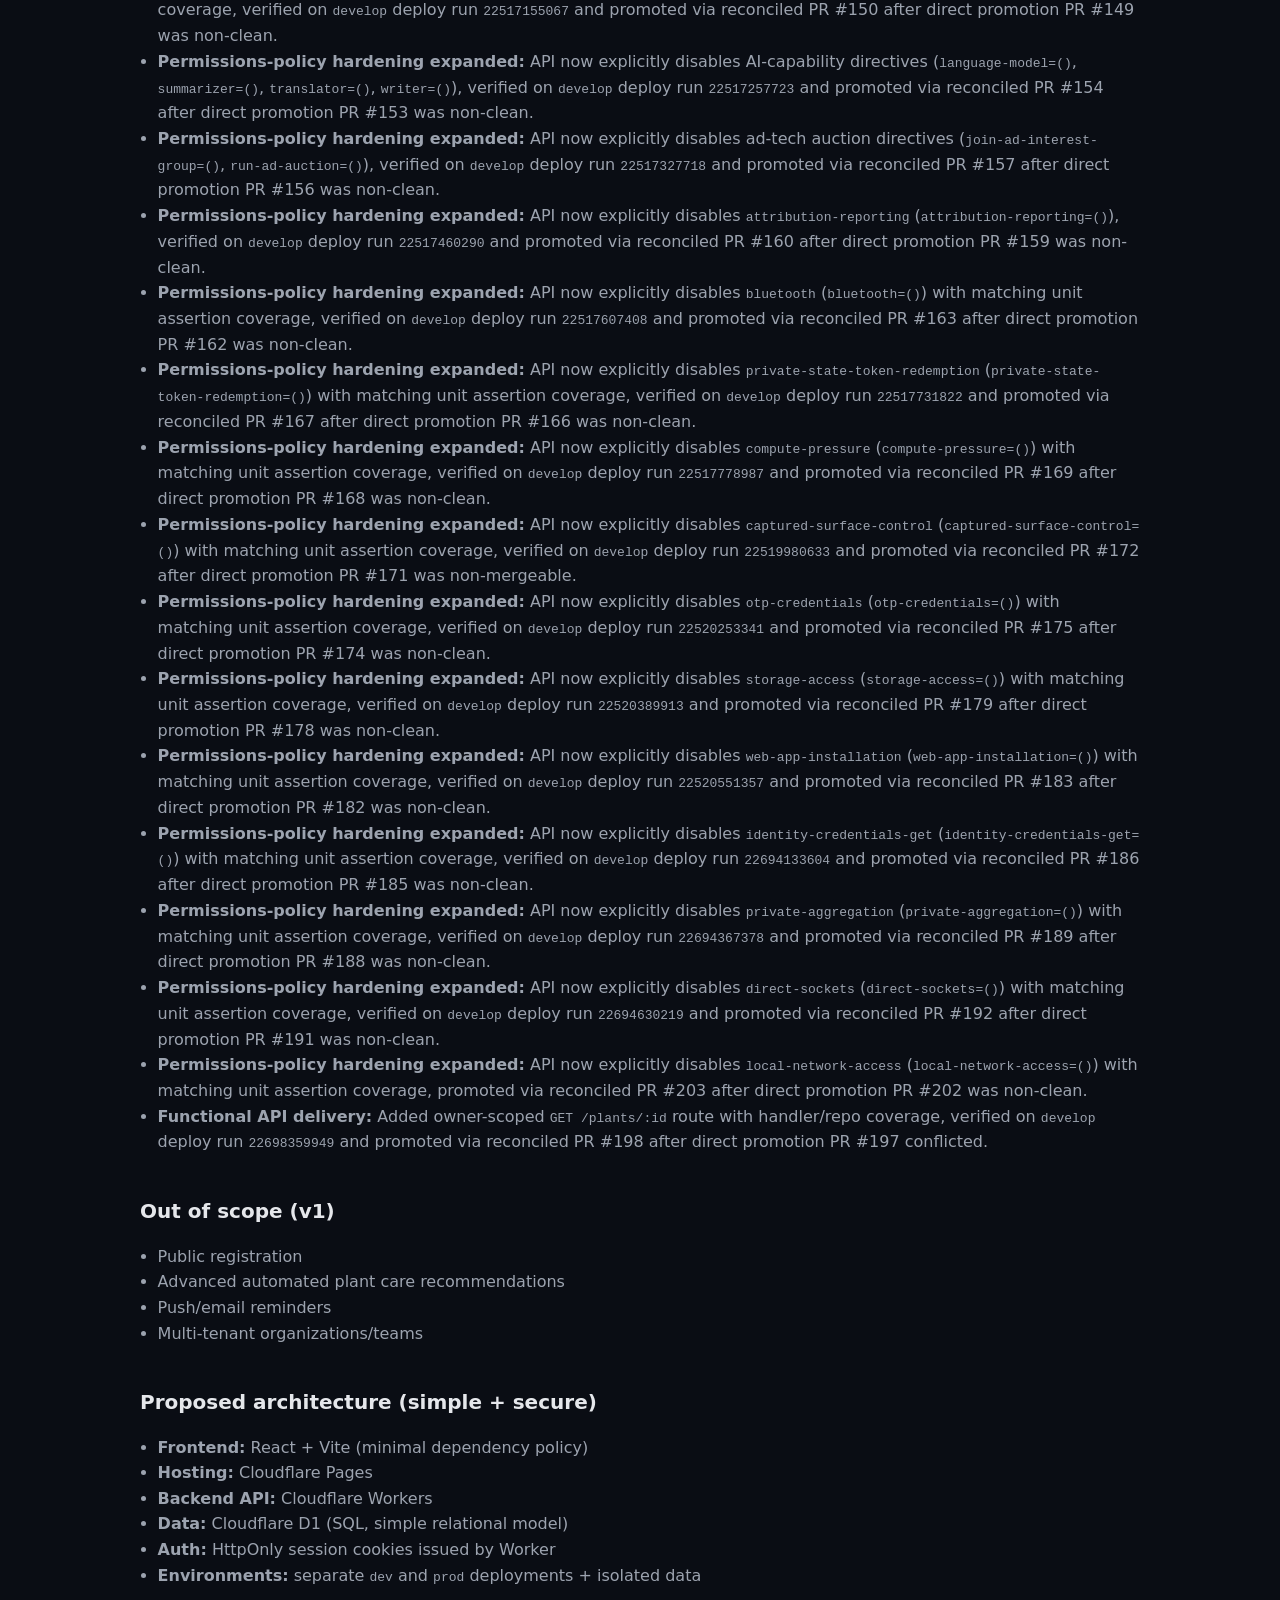
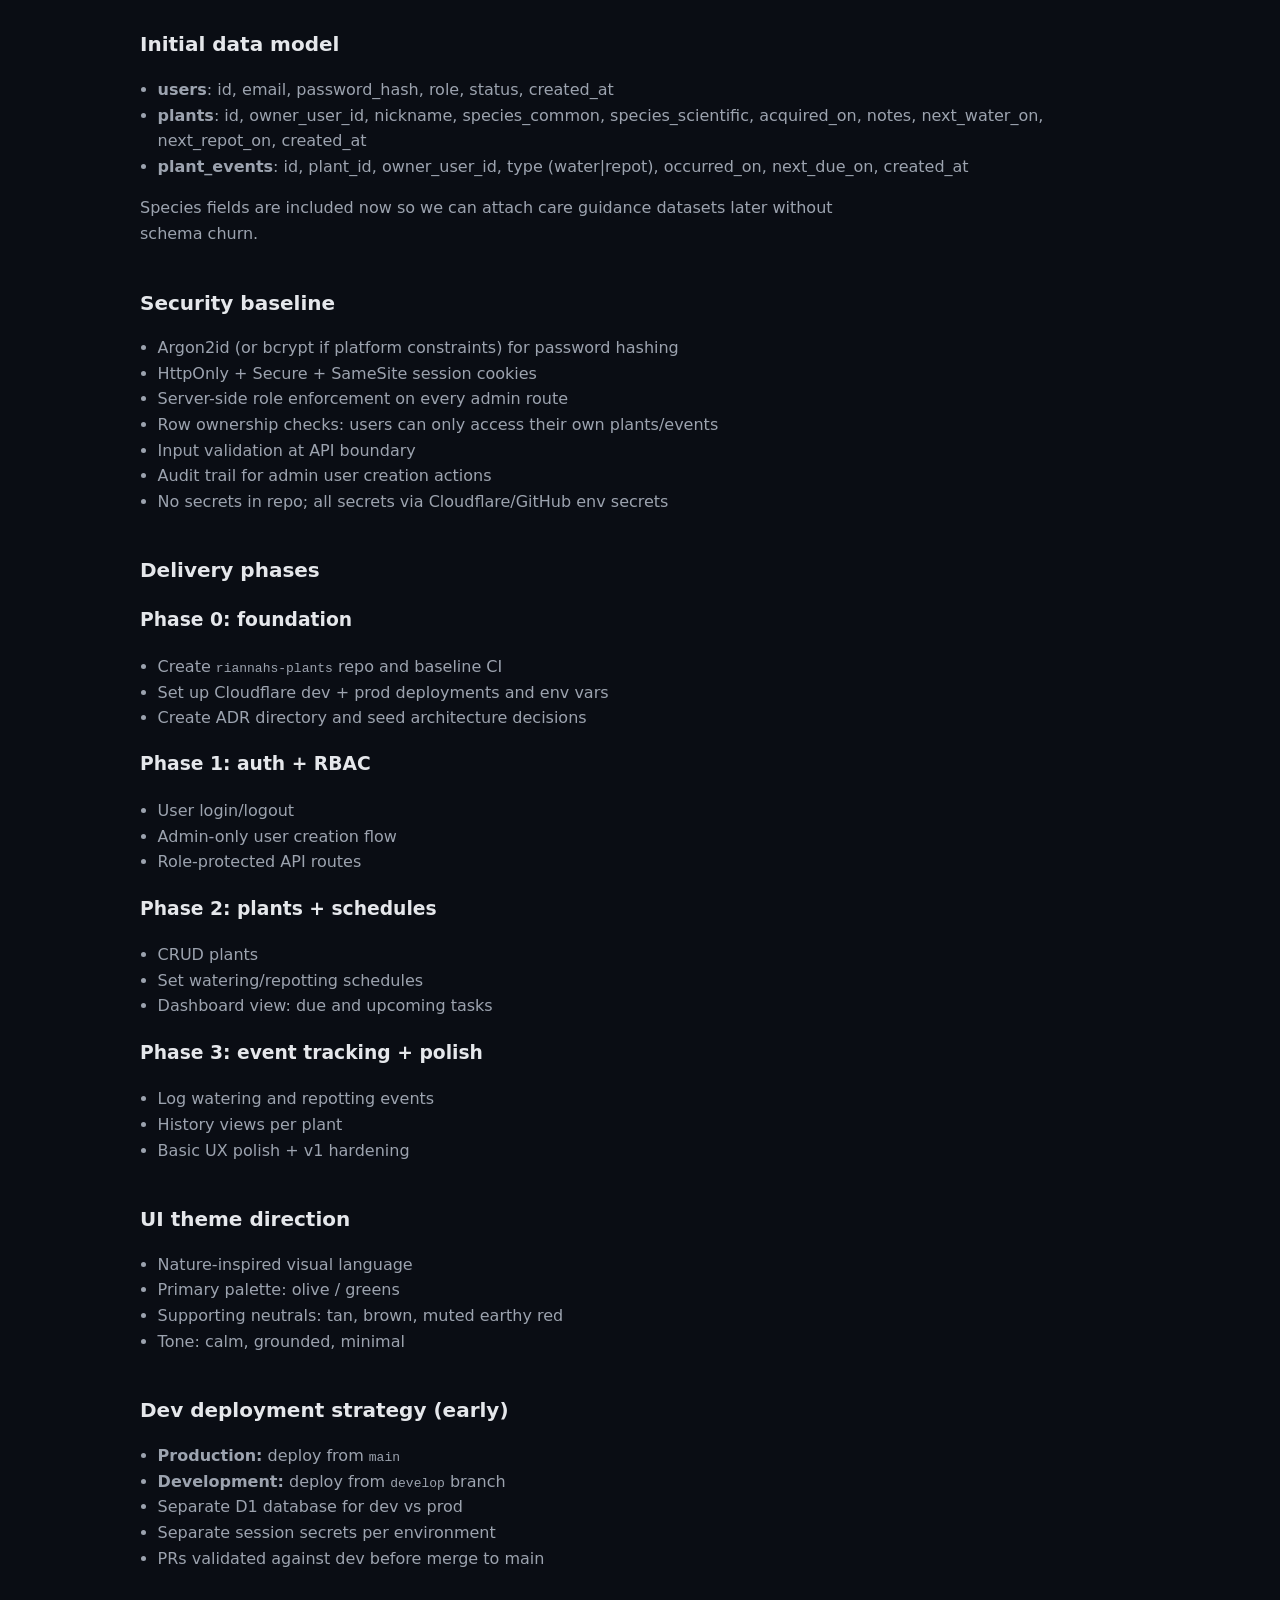
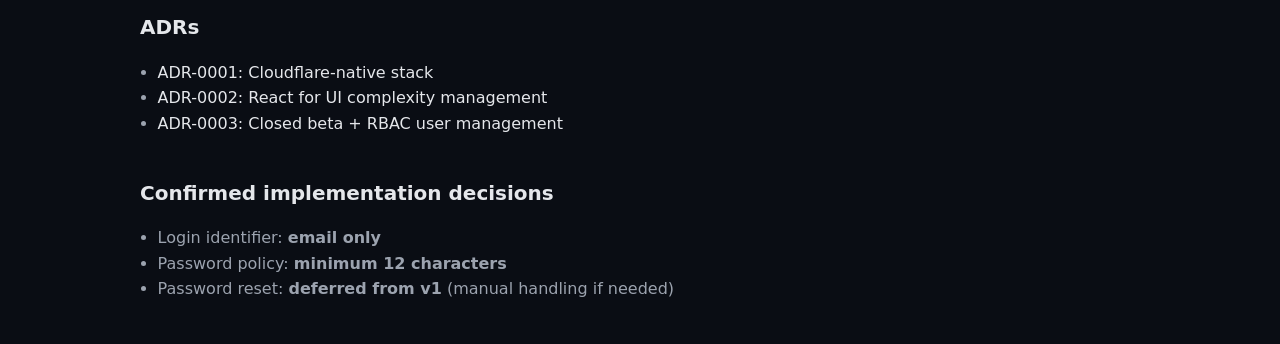
<file: projects/riannahs-plants/plan.html>
<!doctype html>
<html lang="en">
  <head>
    <meta charset="UTF-8" />
    <meta name="viewport" content="width=device-width, initial-scale=1.0" />
    <title>riannah's garden plan · npole</title>
    <link rel="stylesheet" href="/styles.css" />
  </head>
  <body>
    <main class="container project-page">
      <a href="/projects/riannahs-plants/">← Back to project overview</a>
      <p class="eyebrow">planning document</p>
      <h1>riannah's garden</h1>

      <section>
        <h2>Product goal</h2>
        <p>
          Build a secure, simple household plant management app for closed beta users.
          Users can track their plants, watering schedule/history, and repotting schedule/history.
          Architecture should stay minimal, dependency-light, and Cloudflare-native.
        </p>
      </section>

      <section>
        <h2>v1 scope (committed)</h2>
        <ul>
          <li>Closed-beta authentication (no public sign-up)</li>
          <li>Role-based access: <strong>admin</strong> and <strong>user</strong></li>
          <li>Admin can create users (admin/user roles)</li>
          <li>User can add/edit/archive their plants</li>
          <li>User can set watering schedule and log watering events</li>
          <li>User can see what needs watering now/upcoming</li>
          <li>User can set repotting schedule and log repotting events</li>
          <li>Plant profile captures enough metadata for future care guidance enrichment</li>
          <li>Separate dev deployment for safe testing before production</li>
        </ul>
      </section>

      <section>
        <h2>Milestone snapshot (2026-02-28)</h2>
        <ul>
          <li><strong>v1 baseline shipped:</strong> development and production environments deployed on Cloudflare.</li>
          <li><strong>Data plane ready:</strong> isolated D1 dev/prod databases provisioned and migrated.</li>
          <li><strong>Release gate validated:</strong> deployed login smoke verification passing on <code>develop</code>.</li>
          <li><strong>Promotion flow active:</strong> <code>develop</code> promoted to <code>main</code> after verification.</li>
          <li><strong>Post-v1 hardening shipped:</strong> auth input validation tightened (email format + max input lengths), then promoted through develop→main release flow.</li>
          <li><strong>Security baseline expanded:</strong> API responses now emit consistent security headers, validated in unit tests and develop deploy smoke gate.</li>
          <li><strong>Session UX hardening shipped:</strong> authenticated sessions now restore on reload using <code>/auth/me</code> bootstrap in the web app.</li>
          <li><strong>Release resilience validated:</strong> promotion branch divergence was reconciled and latest hardening batch is now live on <code>main</code>.</li>
          <li><strong>Cookie security hardening shipped:</strong> session cookie now uses <code>__Host-</code> prefix semantics in production release flow.</li>
          <li><strong>Cache hardening shipped:</strong> API responses now include no-store cache-control headers to reduce sensitive payload persistence in clients/proxies.</li>
          <li><strong>Release continuity maintained:</strong> latest hardening increment passed <code>develop</code> deploy verification and was promoted to <code>main</code> via PR #43.</li>
          <li><strong>Transport security hardening shipped:</strong> API responses now include <code>Strict-Transport-Security</code>; increment verified on <code>develop</code> and promoted via reconciled PR #51.</li>
          <li><strong>Policy hardening expanded:</strong> API responses now include <code>X-Permitted-Cross-Domain-Policies: none</code>; increment verified on <code>develop</code> and promoted via reconciled PR #53.</li>
          <li><strong>Client-network privacy hardening shipped:</strong> API responses now include <code>X-DNS-Prefetch-Control: off</code>; increment verified on <code>develop</code> and promoted via reconciled PR #56.</li>
          <li><strong>Opener isolation hardening shipped:</strong> API responses now include <code>Cross-Origin-Opener-Policy: same-origin</code>; increment verified on <code>develop</code> and promoted via reconciled PR #59.</li>
          <li><strong>Process isolation hardening shipped:</strong> API responses now include <code>Origin-Agent-Cluster: ?1</code>; increment verified on <code>develop</code> and promoted via reconciled PR #64.</li>
          <li><strong>Legacy browser download hardening shipped:</strong> API responses now include <code>X-Download-Options: noopen</code>; increment verified on <code>develop</code> and promoted via reconciled PR #66.</li>
          <li><strong>Embedder isolation hardening shipped:</strong> API responses now include <code>Cross-Origin-Embedder-Policy: require-corp</code>; increment verified on <code>develop</code> and promoted via reconciled PR #72.</li>
          <li><strong>Logout-state hardening shipped:</strong> <code>/auth/logout</code> now returns <code>Clear-Site-Data: "cache", "cookies", "storage"</code> to reduce residual browser state after sign-out; increment verified on <code>develop</code> and promoted via PR #75.</li>
          <li><strong>Crawler-indexing hardening shipped:</strong> API responses now include <code>X-Robots-Tag: noindex, nofollow</code>; increment verified on <code>develop</code> and promoted via reconciled PR #78.</li>
          <li><strong>Session cookie scheduling hardening shipped:</strong> auth cookie issue/clear flows now include <code>Priority=High</code> on <code>__Host-rp_session</code>; increment verified on <code>develop</code> and promoted via PR #81.</li>
          <li><strong>Legacy browser XSS policy hardening shipped:</strong> API responses now include <code>X-XSS-Protection: 0</code>; increment verified on <code>develop</code> and promoted via reconciled PR #83.</li>
          <li><strong>Legacy CSP compatibility hardening shipped:</strong> API responses now mirror CSP into <code>X-Content-Security-Policy</code>; increment verified on <code>develop</code> and promoted via reconciled PR #87.</li>
          <li><strong>Edge cache hardening shipped:</strong> API responses now include <code>Surrogate-Control: no-store</code> to reduce intermediary CDN cache retention risk; increment verified on <code>develop</code> and promoted via reconciled PR #89.</li>
          <li><strong>Response language hardening shipped:</strong> API responses now include explicit <code>Content-Language: en</code>; increment verified on <code>develop</code> deploy run <code>22515193948</code> and promoted via reconciled PR #91.</li>
          <li><strong>Feature-surface policy hardening shipped:</strong> API <code>Permissions-Policy</code> now explicitly disables additional browser capabilities (for example <code>payment</code>, <code>fullscreen</code>, and related sensors/media features); increment verified on <code>develop</code> deploy run <code>22515285659</code> and promoted via reconciled PR #95.</li>
          <li><strong>CORS cache-key hardening shipped:</strong> API CORS responses now emit expanded <code>Vary</code> controls (<code>Origin</code>, <code>Access-Control-Request-Method</code>, <code>Access-Control-Request-Headers</code>) to reduce intermediary cache-mixing risk; increment verified on <code>develop</code> deploy run <code>22515394690</code> and promoted via reconciled PR #98.</li>
          <li><strong>Privacy-surface hardening expanded:</strong> API <code>Permissions-Policy</code> now explicitly disables <code>browsing-topics</code> (<code>browsing-topics=()</code>), verified on <code>develop</code> deploy run <code>22515461579</code> and promoted via reconciled PR #101.</li>
          <li><strong>CSP compatibility hardening expanded:</strong> API CSP now enforces <code>form-action 'none'</code> and mirrors legacy CSP policy via <code>X-WebKit-CSP</code>; verified on <code>develop</code> deploy run <code>22515527654</code> and promoted via reconciled PR #105.</li>
          <li><strong>Release continuity maintained:</strong> subsequent CSP form-action release sync also passed <code>develop</code> deploy verification (run <code>22515586499</code>) and was promoted via reconciled PR #107.</li>
          <li><strong>Permissions-policy hardening expanded:</strong> API now explicitly disables clipboard, hardware-device, passkey, and window-management surface directives (<code>clipboard-read</code>/<code>clipboard-write</code>/<code>hid</code>/<code>serial</code>/<code>publickey-credentials-get</code>/<code>window-management</code>), verified on <code>develop</code> deploy run <code>22515757417</code> and promoted via reconciled PR #113.</li>
          <li><strong>Cache-key hardening expanded:</strong> API now merges all response <code>Vary</code> directives and includes auth isolation directives (<code>Cookie</code>, <code>Authorization</code>) alongside CORS controls, verified on <code>develop</code> deploy run <code>22515925667</code> and promoted via reconciled PR #117.</li>
          <li><strong>Permissions-policy hardening expanded:</strong> API now explicitly disables <code>local-fonts</code> (<code>local-fonts=()</code>), verified on <code>develop</code> deploy run <code>22515969754</code> and promoted via reconciled PR #119.</li>
          <li><strong>Permissions-policy hardening expanded:</strong> API now explicitly disables <code>screen-wake-lock</code> (<code>screen-wake-lock=()</code>), verified on <code>develop</code> deploy run <code>22516083909</code> and promoted via reconciled PR #121.</li>
          <li><strong>Permissions-policy hardening expanded:</strong> API now explicitly disables <code>screen-wake-lock</code> and <code>idle-detection</code> (<code>screen-wake-lock=()</code>, <code>idle-detection=()</code>), verified on <code>develop</code> deploy run <code>22516083909</code> and promoted via reconciled PR #121.</li>
          <li><strong>Session-cookie CSRF hardening shipped:</strong> auth cookie issue/clear flows now enforce <code>SameSite=Strict</code> for <code>__Host-rp_session</code>, verified on <code>develop</code> deploy run <code>22516248836</code> and promoted via reconciled PR #124 after direct promotion PR #123 was non-clean.</li>
          <li><strong>Transport policy hardening expanded:</strong> HSTS now uses preload-ready policy (<code>max-age=63072000; includeSubDomains; preload</code>), verified on <code>develop</code> deploy run <code>22516352084</code> and promoted via reconciled PR #128.</li>
          <li><strong>Session teardown compatibility hardening shipped:</strong> auth cookie clear flow now appends explicit expiry fallback (<code>Expires=Thu, 01 Jan 1970 00:00:00 GMT</code>) alongside <code>Max-Age=0</code> for <code>__Host-rp_session</code>, verified on <code>develop</code> deploy run <code>22516388784</code> and promoted via reconciled PR #130.</li>
          <li><strong>Permissions-policy hardening expanded:</strong> API now explicitly disables <code>speaker-selection</code> (<code>speaker-selection=()</code>), verified on <code>develop</code> deploy run <code>22516453476</code> and promoted via reconciled PR #133.</li>
          <li><strong>CSRF defense-in-depth hardening shipped:</strong> API now blocks unsafe cross-site state-changing requests using fetch-metadata/origin checks (<code>POST/PUT/PATCH/DELETE</code> → <code>403 forbidden</code>), verified on <code>develop</code> deploy run <code>22516575203</code> and promoted via reconciled PR #137.</li>
          <li><strong>Permissions-policy hardening expanded:</strong> API now explicitly disables <code>web-share</code> (<code>web-share=()</code>), verified on <code>develop</code> deploy run <code>22516690741</code> and promoted via reconciled PR #140 after retrying one transient Cloudflare Pages 503 deployment failure.</li>
          <li><strong>Permissions-policy hardening expanded:</strong> API now explicitly disables <code>picture-in-picture</code> (<code>picture-in-picture=()</code>), verified on <code>develop</code> deploy run <code>22516859718</code> and promoted via reconciled PR #143 after direct promotion PR #142 was non-clean.</li>
          <li><strong>Permissions-policy hardening expanded:</strong> API now explicitly disables <code>keyboard-map</code> (<code>keyboard-map=()</code>) with unit assertion coverage, verified on <code>develop</code> deploy run <code>22517006015</code> and promoted via reconciled PR #146 after direct promotion PR #145 was non-clean.</li>
          <li><strong>Permissions-policy hardening expanded:</strong> API now explicitly disables <code>sync-xhr</code> (<code>sync-xhr=()</code>) with unit assertion coverage, verified on <code>develop</code> deploy run <code>22517155067</code> and promoted via reconciled PR #150 after direct promotion PR #151 was non-clean.</li>
          <li><strong>Permissions-policy hardening expanded:</strong> API now explicitly disables <code>sync-xhr</code> (<code>sync-xhr=()</code>) with unit assertion coverage, verified on <code>develop</code> deploy run <code>22517155067</code> and promoted via reconciled PR #150 after direct promotion PR #151 was non-clean.</li>
          <li><strong>Permissions-policy hardening expanded:</strong> API now explicitly disables <code>sync-xhr</code> (<code>sync-xhr=()</code>) with unit assertion coverage, verified on <code>develop</code> deploy run <code>22517155067</code> and promoted via reconciled PR #150 after direct promotion PR #149 was non-clean.</li>
          <li><strong>Permissions-policy hardening expanded:</strong> API now explicitly disables AI-capability directives (<code>language-model=()</code>, <code>summarizer=()</code>, <code>translator=()</code>, <code>writer=()</code>), verified on <code>develop</code> deploy run <code>22517257723</code> and promoted via reconciled PR #154 after direct promotion PR #153 was non-clean.</li>
          <li><strong>Permissions-policy hardening expanded:</strong> API now explicitly disables ad-tech auction directives (<code>join-ad-interest-group=()</code>, <code>run-ad-auction=()</code>), verified on <code>develop</code> deploy run <code>22517327718</code> and promoted via reconciled PR #157 after direct promotion PR #156 was non-clean.</li>
          <li><strong>Permissions-policy hardening expanded:</strong> API now explicitly disables <code>attribution-reporting</code> (<code>attribution-reporting=()</code>), verified on <code>develop</code> deploy run <code>22517460290</code> and promoted via reconciled PR #160 after direct promotion PR #159 was non-clean.</li>
          <li><strong>Permissions-policy hardening expanded:</strong> API now explicitly disables <code>bluetooth</code> (<code>bluetooth=()</code>) with matching unit assertion coverage, verified on <code>develop</code> deploy run <code>22517607408</code> and promoted via reconciled PR #163 after direct promotion PR #162 was non-clean.</li>
          <li><strong>Permissions-policy hardening expanded:</strong> API now explicitly disables <code>private-state-token-redemption</code> (<code>private-state-token-redemption=()</code>) with matching unit assertion coverage, verified on <code>develop</code> deploy run <code>22517731822</code> and promoted via reconciled PR #167 after direct promotion PR #166 was non-clean.</li>
          <li><strong>Permissions-policy hardening expanded:</strong> API now explicitly disables <code>compute-pressure</code> (<code>compute-pressure=()</code>) with matching unit assertion coverage, verified on <code>develop</code> deploy run <code>22517778987</code> and promoted via reconciled PR #169 after direct promotion PR #168 was non-clean.</li>
          <li><strong>Permissions-policy hardening expanded:</strong> API now explicitly disables <code>captured-surface-control</code> (<code>captured-surface-control=()</code>) with matching unit assertion coverage, verified on <code>develop</code> deploy run <code>22519980633</code> and promoted via reconciled PR #172 after direct promotion PR #171 was non-mergeable.</li>
          <li><strong>Permissions-policy hardening expanded:</strong> API now explicitly disables <code>otp-credentials</code> (<code>otp-credentials=()</code>) with matching unit assertion coverage, verified on <code>develop</code> deploy run <code>22520253341</code> and promoted via reconciled PR #175 after direct promotion PR #174 was non-clean.</li>
          <li><strong>Permissions-policy hardening expanded:</strong> API now explicitly disables <code>storage-access</code> (<code>storage-access=()</code>) with matching unit assertion coverage, verified on <code>develop</code> deploy run <code>22520389913</code> and promoted via reconciled PR #179 after direct promotion PR #178 was non-clean.</li>
          <li><strong>Permissions-policy hardening expanded:</strong> API now explicitly disables <code>web-app-installation</code> (<code>web-app-installation=()</code>) with matching unit assertion coverage, verified on <code>develop</code> deploy run <code>22520551357</code> and promoted via reconciled PR #183 after direct promotion PR #182 was non-clean.</li>
          <li><strong>Permissions-policy hardening expanded:</strong> API now explicitly disables <code>identity-credentials-get</code> (<code>identity-credentials-get=()</code>) with matching unit assertion coverage, verified on <code>develop</code> deploy run <code>22694133604</code> and promoted via reconciled PR #186 after direct promotion PR #185 was non-clean.</li>
          <li><strong>Permissions-policy hardening expanded:</strong> API now explicitly disables <code>private-aggregation</code> (<code>private-aggregation=()</code>) with matching unit assertion coverage, verified on <code>develop</code> deploy run <code>22694367378</code> and promoted via reconciled PR #189 after direct promotion PR #188 was non-clean.</li>
          <li><strong>Permissions-policy hardening expanded:</strong> API now explicitly disables <code>direct-sockets</code> (<code>direct-sockets=()</code>) with matching unit assertion coverage, verified on <code>develop</code> deploy run <code>22694630219</code> and promoted via reconciled PR #192 after direct promotion PR #191 was non-clean.</li>
          <li><strong>Permissions-policy hardening expanded:</strong> API now explicitly disables <code>local-network-access</code> (<code>local-network-access=()</code>) with matching unit assertion coverage, promoted via reconciled PR #203 after direct promotion PR #202 was non-clean.</li>
          <li><strong>Functional API delivery:</strong> Added owner-scoped <code>GET /plants/:id</code> route with handler/repo coverage, verified on <code>develop</code> deploy run <code>22698359949</code> and promoted via reconciled PR #198 after direct promotion PR #197 conflicted.</li>
        </ul>
      </section>

      <section>
        <h2>Out of scope (v1)</h2>
        <ul>
          <li>Public registration</li>
          <li>Advanced automated plant care recommendations</li>
          <li>Push/email reminders</li>
          <li>Multi-tenant organizations/teams</li>
        </ul>
      </section>

      <section>
        <h2>Proposed architecture (simple + secure)</h2>
        <ul>
          <li><strong>Frontend:</strong> React + Vite (minimal dependency policy)</li>
          <li><strong>Hosting:</strong> Cloudflare Pages</li>
          <li><strong>Backend API:</strong> Cloudflare Workers</li>
          <li><strong>Data:</strong> Cloudflare D1 (SQL, simple relational model)</li>
          <li><strong>Auth:</strong> HttpOnly session cookies issued by Worker</li>
          <li><strong>Environments:</strong> separate <code>dev</code> and <code>prod</code> deployments + isolated data</li>
        </ul>
      </section>

      <section>
        <h2>Initial data model</h2>
        <ul>
          <li><strong>users</strong>: id, email, password_hash, role, status, created_at</li>
          <li><strong>plants</strong>: id, owner_user_id, nickname, species_common, species_scientific, acquired_on, notes, next_water_on, next_repot_on, created_at</li>
          <li><strong>plant_events</strong>: id, plant_id, owner_user_id, type (water|repot), occurred_on, next_due_on, created_at</li>
        </ul>
        <p class="muted">
          Species fields are included now so we can attach care guidance datasets later without schema churn.
        </p>
      </section>

      <section>
        <h2>Security baseline</h2>
        <ul>
          <li>Argon2id (or bcrypt if platform constraints) for password hashing</li>
          <li>HttpOnly + Secure + SameSite session cookies</li>
          <li>Server-side role enforcement on every admin route</li>
          <li>Row ownership checks: users can only access their own plants/events</li>
          <li>Input validation at API boundary</li>
          <li>Audit trail for admin user creation actions</li>
          <li>No secrets in repo; all secrets via Cloudflare/GitHub env secrets</li>
        </ul>
      </section>

      <section>
        <h2>Delivery phases</h2>
        <h3>Phase 0: foundation</h3>
        <ul>
          <li>Create <code>riannahs-plants</code> repo and baseline CI</li>
          <li>Set up Cloudflare dev + prod deployments and env vars</li>
          <li>Create ADR directory and seed architecture decisions</li>
        </ul>

        <h3>Phase 1: auth + RBAC</h3>
        <ul>
          <li>User login/logout</li>
          <li>Admin-only user creation flow</li>
          <li>Role-protected API routes</li>
        </ul>

        <h3>Phase 2: plants + schedules</h3>
        <ul>
          <li>CRUD plants</li>
          <li>Set watering/repotting schedules</li>
          <li>Dashboard view: due and upcoming tasks</li>
        </ul>

        <h3>Phase 3: event tracking + polish</h3>
        <ul>
          <li>Log watering and repotting events</li>
          <li>History views per plant</li>
          <li>Basic UX polish + v1 hardening</li>
        </ul>
      </section>


      <section>
        <h2>UI theme direction</h2>
        <ul>
          <li>Nature-inspired visual language</li>
          <li>Primary palette: olive / greens</li>
          <li>Supporting neutrals: tan, brown, muted earthy red</li>
          <li>Tone: calm, grounded, minimal</li>
        </ul>
      </section>

      <section>
        <h2>Dev deployment strategy (early)</h2>
        <ul>
          <li><strong>Production:</strong> deploy from <code>main</code></li>
          <li><strong>Development:</strong> deploy from <code>develop</code> branch</li>
          <li>Separate D1 database for dev vs prod</li>
          <li>Separate session secrets per environment</li>
          <li>PRs validated against dev before merge to main</li>
        </ul>
      </section>

      <section>
        <h2>ADRs</h2>
        <ul>
          <li><a href="/projects/riannahs-plants/adrs/ADR-0001-cloudflare-native-stack.md">ADR-0001: Cloudflare-native stack</a></li>
          <li><a href="/projects/riannahs-plants/adrs/ADR-0002-react-ui.md">ADR-0002: React for UI complexity management</a></li>
          <li><a href="/projects/riannahs-plants/adrs/ADR-0003-closed-beta-rbac.md">ADR-0003: Closed beta + RBAC user management</a></li>
        </ul>
      </section>

      <section>
        <h2>Confirmed implementation decisions</h2>
        <ul>
          <li>Login identifier: <strong>email only</strong></li>
          <li>Password policy: <strong>minimum 12 characters</strong></li>
          <li>Password reset: <strong>deferred from v1</strong> (manual handling if needed)</li>
        </ul>
      </section>
    </main>
  </body>
</html>
</file>
<file: styles.css>
:root {
  --bg: #0b0f17;
  --panel: #111827;
  --text: #e5e7eb;
  --muted: #9ca3af;
  --accent: #60a5fa;
  --accent-2: #3b82f6;
  --border: #1f2937;
}

* { box-sizing: border-box; }
html, body { margin: 0; padding: 0; }
body {
  font-family: Inter, system-ui, -apple-system, Segoe UI, Roboto, sans-serif;
  background: linear-gradient(180deg, var(--bg), #0a0d14 40%);
  color: var(--text);
  line-height: 1.6;
}

.container {
  width: min(1000px, 92vw);
  margin: 0 auto;
}

nav {
  display: flex;
  justify-content: space-between;
  padding: 1rem 0;
}

.brand {
  font-weight: 700;
  letter-spacing: 0.3px;
}

a { color: var(--text); text-decoration: none; }
a:hover { color: var(--accent); }

.hero {
  padding: 4rem 0 2rem;
}

.eyebrow {
  color: var(--accent);
  text-transform: uppercase;
  letter-spacing: 1.8px;
  font-size: 0.75rem;
  margin-bottom: 0.5rem;
}

h1 {
  margin: 0 0 1rem;
  font-size: clamp(2rem, 5vw, 3rem);
  line-height: 1.15;
}

h2 {
  margin-top: 2.5rem;
  font-size: 1.25rem;
}

p { color: var(--text); max-width: 70ch; }

ul { padding-left: 1.1rem; color: var(--muted); }

.actions {
  display: flex;
  gap: 0.75rem;
  margin-top: 1.2rem;
}

.btn {
  border: 1px solid var(--border);
  padding: 0.55rem 0.95rem;
  border-radius: 0.5rem;
  background: transparent;
}

.btn.primary {
  background: linear-gradient(180deg, var(--accent), var(--accent-2));
  color: #031024;
  border: none;
  font-weight: 600;
}

.footer {
  color: var(--muted);
  border-top: 1px solid var(--border);
  margin-top: 3rem;
  padding: 1rem 0 2rem;
}

.project-grid {
  display: grid;
  grid-template-columns: repeat(auto-fit, minmax(260px, 1fr));
  gap: 1rem;
  margin-top: 1rem;
}

.project-card {
  border: 1px solid var(--border);
  background: rgba(17, 24, 39, 0.45);
  padding: 1rem;
  border-radius: 0.75rem;
}

.project-card header {
  display: flex;
  align-items: center;
  justify-content: space-between;
  gap: 0.75rem;
}

.project-card h3 {
  margin: 0;
  font-size: 1rem;
}

.project-links {
  display: flex;
  gap: 0.9rem;
}

.status {
  display: inline-block;
  padding: 0.15rem 0.5rem;
  border-radius: 999px;
  font-size: 0.75rem;
  border: 1px solid var(--border);
}

.status-planning {
  color: #93c5fd;
  border-color: #1d4ed8;
}

.status-in-progress {
  color: #86efac;
  border-color: #15803d;
}

.status-blocked {
  color: #fca5a5;
  border-color: #b91c1c;
}

.status-done {
  color: #a7f3d0;
  border-color: #047857;
}

.status-unknown {
  color: var(--muted);
}

.muted {
  color: var(--muted);
}

.project-page {
  padding: 2rem 0 3rem;
}
</file>
